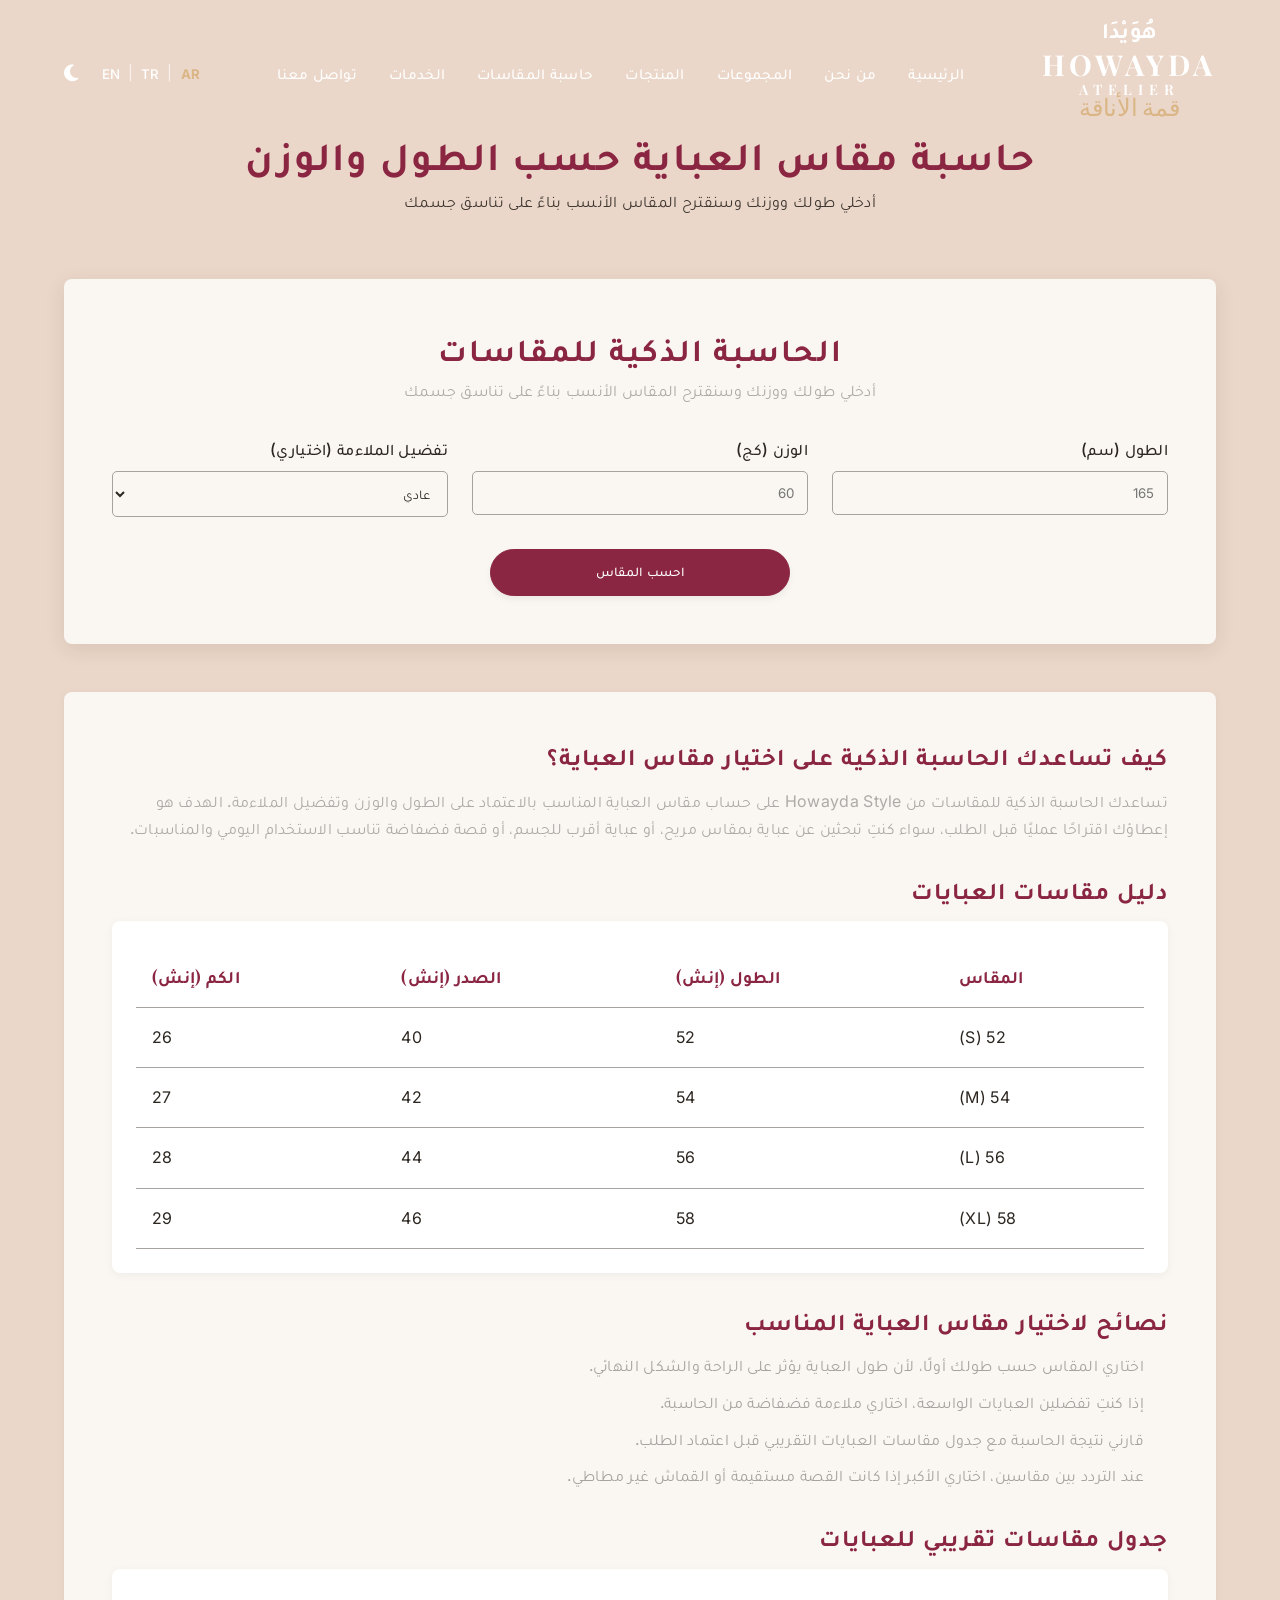
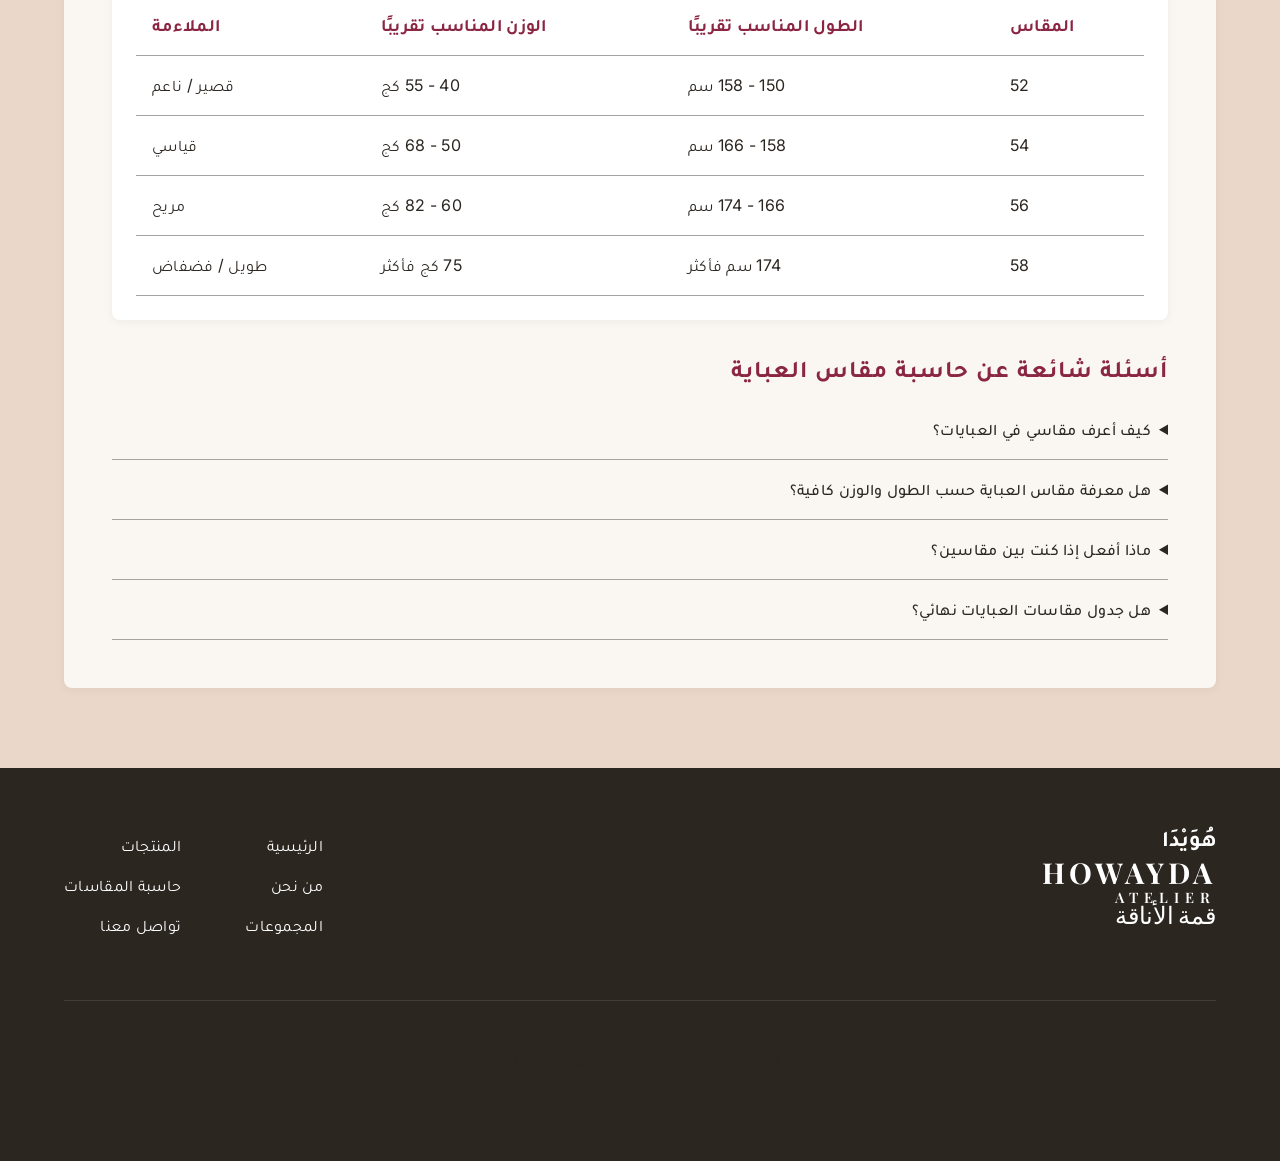
<file: abaya-size-calculator.html>
<!DOCTYPE html>
<html lang="ar" dir="rtl">

<head>
    <meta charset="UTF-8" />
    <meta name="viewport" content="width=device-width, initial-scale=1.0">
    <title>حاسبة مقاس العباية حسب الطول والوزن | Howayda Style</title>
    <meta name="description"
        content="اكتشفي مقاس العباية المناسب لكِ حسب الطول والوزن باستخدام الحاسبة الذكية للمقاسات من Howayda Style مع دليل مقاسات وجدول ونصائح اختيار العباية.">
    <meta name="robots" content="index, follow">
    <link rel="canonical" href="https://howayda-stayl.netlify.app/abaya-size-calculator">

    <meta property="og:type" content="website">
    <meta property="og:locale" content="ar_AR">
    <meta property="og:site_name" content="Howayda Style">
    <meta property="og:title" content="حاسبة مقاس العباية حسب الطول والوزن | Howayda Style">
    <meta property="og:description"
        content="احسبي مقاس العباية المناسب لكِ حسب الطول والوزن وتفضيل الملاءمة باستخدام الحاسبة الذكية للمقاسات.">
    <meta property="og:url" content="https://howayda-stayl.netlify.app/abaya-size-calculator">
    <meta property="og:image" content="https://howayda-stayl.netlify.app/images/hero_abaya.png">

    <script type="application/ld+json">
    {
        "@context": "https://schema.org",
        "@type": "FAQPage",
        "mainEntity": [
            {
                "@type": "Question",
                "name": "كيف أعرف مقاسي في العبايات؟",
                "acceptedAnswer": {
                    "@type": "Answer",
                    "text": "يمكنك معرفة مقاس العباية المناسب بإدخال الطول والوزن وتفضيل الملاءمة في الحاسبة الذكية، ثم مقارنة النتيجة مع جدول المقاسات التقريبي."
                }
            },
            {
                "@type": "Question",
                "name": "هل حاسبة مقاس العباية تعتمد على الطول والوزن؟",
                "acceptedAnswer": {
                    "@type": "Answer",
                    "text": "نعم، تعتمد الحاسبة على الطول والوزن وتفضيلك للعباية العادية أو الملمومة قليلاً أو الفضفاضة."
                }
            },
            {
                "@type": "Question",
                "name": "ماذا أفعل إذا كنت بين مقاسين؟",
                "acceptedAnswer": {
                    "@type": "Answer",
                    "text": "اختاري المقاس الأكبر إذا كنتِ تفضلين الراحة أو القصة الفضفاضة، واختاري المقاس الأصغر إذا كنتِ تفضلين ملاءمة أقرب للجسم."
                }
            },
            {
                "@type": "Question",
                "name": "هل جدول مقاسات العبايات نهائي؟",
                "acceptedAnswer": {
                    "@type": "Answer",
                    "text": "الجدول تقريبي ويساعدك على اختيار المقاس الأقرب، وقد يختلف الاختيار حسب القصة والقماش وتفضيلك للراحة."
                }
            }
        ]
    }
    </script>

    <!-- Google Fonts -->
    <link rel="preconnect" href="https://fonts.googleapis.com">
    <link rel="preconnect" href="https://fonts.gstatic.com" crossorigin>
    <link
        href="https://fonts.googleapis.com/css2?family=Playfair+Display:ital,wght@0,400;0,600;0,700;1,400&family=Great+Vibes&family=Inter:wght@300;400;500;600&family=Tajawal:wght@300;400;500;700&display=swap"
        rel="stylesheet">

    <!-- CSS -->
    <link rel="stylesheet" href="css/style.css">

    <!-- Font Awesome for Icons -->
    <link rel="stylesheet" href="https://cdnjs.cloudflare.com/ajax/libs/font-awesome/6.4.0/css/all.min.css">
    <style>
        .calc-result.hidden {
            display: none !important;
        }
    </style>
</head>

<body>
    <!-- Navbar -->
    <nav class="navbar scrolled">
        <div class="nav-container">
            <a href="index.html" class="logo text-logo">
                <div class="logo-ar">هُوَيْدَا</div>
                <div class="logo-en">HOWAYDA</div>
                <div class="logo-atelier">ATELIER</div>
                <div class="logo-slogan" data-key="logoSubtitle">قمة الأناقة</div>
            </a>
            <ul class="nav-links">
                <li><a href="index.html#home" data-key="navHome">الرئيسية</a></li>
                <li><a href="index.html#about" data-key="navAbout">من نحن</a></li>
                <li><a href="index.html#collections" data-key="navCollections">المجموعات</a></li>
                <li><a href="products.html" data-key="navProducts">المنتجات</a></li>
                <li><a href="abaya-size-calculator.html" data-key="navCalculator" class="active">حاسبة المقاسات</a></li>
                <li><a href="index.html#services" data-key="navServices">الخدمات</a></li>
                <li><a href="index.html#contact" data-key="navContact">تواصل معنا</a></li>
            </ul>
            <div class="nav-actions">
                <div class="lang-switcher">
                    <button id="lang-ar" class="lang-btn active">AR</button>
                    <span class="lang-sep">|</span>
                    <button id="lang-tr" class="lang-btn">TR</button>
                    <span class="lang-sep">|</span>
                    <button id="lang-en" class="lang-btn">EN</button>
                </div>
                <button id="theme-toggle" aria-label="Toggle Dark Mode">
                    <i class="fa-solid fa-moon"></i>
                </button>
                <div class="hamburger">
                    <i class="fa-solid fa-bars"></i>
                </div>
            </div>
        </div>
    </nav>

    <main>
        <section id="calculator" class="size-guide section bg-secondary" style="padding-top: 8rem;">
            <div class="container">
                <div class="section-header fade-in-up">
                    <h1 class="section-title" data-key="calcPageTitle">حاسبة مقاس العباية حسب الطول والوزن</h1>
                    <p data-key="calcDesc">أدخلي طولك ووزنك وسنقترح المقاس الأنسب بناءً على تناسق جسمك</p>
                </div>

                <div class="smart-size-calculator fade-in-up"
                    style="background: var(--bg-primary); padding: 3rem; border-radius: var(--border-radius); box-shadow: var(--shadow-md);">
                    <div class="section-header" style="margin-bottom: 2rem;">
                        <h2 data-key="calcTitle"
                            style="color: var(--brand-color); margin-bottom: 0.5rem; font-family: var(--font-heading); font-size: 2rem;">
                            الحاسبة الذكية للمقاسات</h2>
                        <p data-key="calcDesc" style="color: var(--text-secondary);">أدخلي طولك ووزنك وسنقترح المقاس الأنسب
                            بناءً على تناسق جسمك</p>
                    </div>
                    <div class="calc-grid"
                        style="display: grid; grid-template-columns: repeat(auto-fit, minmax(200px, 1fr)); gap: 1.5rem; margin-bottom: 2rem;">
                        <div class="form-group" style="margin-bottom: 0;">
                            <label for="calc-height" data-key="calcHeight"
                                style="display: block; margin-bottom: 0.5rem; font-weight: 500;">الطول (سم)</label>
                            <input type="number" id="calc-height" placeholder="165" min="140" max="200" required
                                inputmode="decimal" autocomplete="off" aria-describedby="calc-error"
                                style="width: 100%; padding: 0.8rem; border: 1px solid var(--text-secondary); border-radius: 5px; background: transparent; color: var(--text-primary); font-family: var(--font-body);">
                        </div>
                        <div class="form-group" style="margin-bottom: 0;">
                            <label for="calc-weight" data-key="calcWeight"
                                style="display: block; margin-bottom: 0.5rem; font-weight: 500;">الوزن (كج)</label>
                            <input type="number" id="calc-weight" placeholder="60" min="40" max="150" required
                                inputmode="decimal" autocomplete="off" aria-describedby="calc-error"
                                style="width: 100%; padding: 0.8rem; border: 1px solid var(--text-secondary); border-radius: 5px; background: transparent; color: var(--text-primary); font-family: var(--font-body);">
                        </div>
                        <div class="form-group" style="margin-bottom: 0;">
                            <label for="calc-pref" data-key="calcPref"
                                style="display: block; margin-bottom: 0.5rem; font-weight: 500;">تفضيل الملاءمة
                                (اختياري)</label>
                            <select id="calc-pref"
                                style="width: 100%; padding: 0.8rem; border: 1px solid var(--text-secondary); border-radius: 5px; background: transparent; color: var(--text-primary); font-family: var(--font-body);">
                                <option value="normal" data-key="prefNormal">عادي</option>
                                <option value="tight" data-key="prefTight">ملموم قليلاً</option>
                                <option value="loose" data-key="prefLoose">فضفاض جداً</option>
                            </select>
                        </div>
                    </div>
                    <button id="calc-btn" class="btn btn-primary btn-block" data-key="calcBtn"
                        aria-controls="calc-result" style="max-width: 300px; margin: 0 auto; display: block;">احسب المقاس</button>
                    <p id="calc-error" data-key="calcError" role="alert" aria-live="polite"
                        style="display: none; margin: 1rem 0 0; color: var(--brand-color); text-align: center;">
                        من فضلك أدخلي الطول والوزن أولًا.
                    </p>

                    <div id="calc-result" class="calc-result hidden"
                        aria-live="polite" aria-hidden="true"
                        style="margin-top: 2rem; padding: 2rem; background: var(--bg-secondary); border-radius: 8px; text-align: center; transition: all 0.3s ease;">
                        <h3 style="font-size: 1.5rem; margin-bottom: 1rem; color: var(--brand-color);" id="res-size"></h3>
                        <p id="res-desc" style="margin-bottom: 1.5rem;"></p>
                        <span id="res-fit" class="badge"
                            style="background: var(--accent-gold); color: var(--bg-primary); padding: 0.5rem 1rem; border-radius: 20px; font-weight: 500;"></span>
                    </div>
                </div>

                <div class="size-seo-content fade-in-up" aria-labelledby="abaya-size-calculator-guide">
                    <div class="seo-content-block">
                        <h3 id="abaya-size-calculator-guide" data-key="seoIntroTitle">كيف تساعدك الحاسبة الذكية على اختيار مقاس العباية؟</h3>
                        <p data-key="seoIntroText">
                            تساعدك الحاسبة الذكية للمقاسات من Howayda Style على حساب مقاس العباية المناسب
                            بالاعتماد على الطول والوزن وتفضيل الملاءمة. الهدف هو إعطاؤك اقتراحًا عمليًا
                            قبل الطلب، سواء كنتِ تبحثين عن عباية بمقاس مريح، أو عباية أقرب للجسم، أو قصة
                            فضفاضة تناسب الاستخدام اليومي والمناسبات.
                        </p>
                    </div>

                    <div class="seo-content-block">
                        <h3 data-key="seoSizeGuideTitle">دليل مقاسات العبايات</h3>
                        <div class="table-container compact-size-table">
                            <table class="size-table">
                                <thead>
                                    <tr>
                                        <th data-key="thSize">المقاس</th>
                                        <th data-key="thLength">الطول (إنش)</th>
                                        <th data-key="thBust">الصدر (إنش)</th>
                                        <th data-key="thSleeve">الكم (إنش)</th>
                                    </tr>
                                </thead>
                                <tbody>
                                    <tr>
                                        <td>52 (S)</td>
                                        <td>52</td>
                                        <td>40</td>
                                        <td>26</td>
                                    </tr>
                                    <tr>
                                        <td>54 (M)</td>
                                        <td>54</td>
                                        <td>42</td>
                                        <td>27</td>
                                    </tr>
                                    <tr>
                                        <td>56 (L)</td>
                                        <td>56</td>
                                        <td>44</td>
                                        <td>28</td>
                                    </tr>
                                    <tr>
                                        <td>58 (XL)</td>
                                        <td>58</td>
                                        <td>46</td>
                                        <td>29</td>
                                    </tr>
                                </tbody>
                            </table>
                        </div>
                    </div>

                    <div class="seo-content-block">
                        <h3 data-key="seoTipsTitle">نصائح لاختيار مقاس العباية المناسب</h3>
                        <ul class="seo-tips-list">
                            <li data-key="seoTip1">اختاري المقاس حسب طولك أولًا، لأن طول العباية يؤثر على الراحة والشكل النهائي.</li>
                            <li data-key="seoTip2">إذا كنتِ تفضلين العبايات الواسعة، اختاري ملاءمة فضفاضة من الحاسبة.</li>
                            <li data-key="seoTip3">قارني نتيجة الحاسبة مع جدول مقاسات العبايات التقريبي قبل اعتماد الطلب.</li>
                            <li data-key="seoTip4">عند التردد بين مقاسين، اختاري الأكبر إذا كانت القصة مستقيمة أو القماش غير مطاطي.</li>
                        </ul>
                    </div>

                    <div class="seo-content-block">
                        <h3 data-key="seoApproxTitle">جدول مقاسات تقريبي للعبايات</h3>
                        <div class="table-container compact-size-table">
                            <table class="size-table">
                                <thead>
                                    <tr>
                                        <th data-key="approxSizeHeader">المقاس</th>
                                        <th data-key="approxHeightHeader">الطول المناسب تقريبًا</th>
                                        <th data-key="approxWeightHeader">الوزن المناسب تقريبًا</th>
                                        <th data-key="approxFitHeader">الملاءمة</th>
                                    </tr>
                                </thead>
                                <tbody>
                                    <tr>
                                        <td>52</td>
                                        <td data-key="approxHeight52">150 - 158 سم</td>
                                        <td data-key="approxWeight52">40 - 55 كج</td>
                                        <td data-key="approxFit52">قصير / ناعم</td>
                                    </tr>
                                    <tr>
                                        <td>54</td>
                                        <td data-key="approxHeight54">158 - 166 سم</td>
                                        <td data-key="approxWeight54">50 - 68 كج</td>
                                        <td data-key="approxFit54">قياسي</td>
                                    </tr>
                                    <tr>
                                        <td>56</td>
                                        <td data-key="approxHeight56">166 - 174 سم</td>
                                        <td data-key="approxWeight56">60 - 82 كج</td>
                                        <td data-key="approxFit56">مريح</td>
                                    </tr>
                                    <tr>
                                        <td>58</td>
                                        <td data-key="approxHeight58">174 سم فأكثر</td>
                                        <td data-key="approxWeight58">75 كج فأكثر</td>
                                        <td data-key="approxFit58">طويل / فضفاض</td>
                                    </tr>
                                </tbody>
                            </table>
                        </div>
                    </div>

                    <div class="seo-content-block">
                        <h3 data-key="faqSectionTitle">أسئلة شائعة عن حاسبة مقاس العباية</h3>
                        <div class="size-faq-list">
                            <details>
                                <summary data-key="faqQ1">كيف أعرف مقاسي في العبايات؟</summary>
                                <p data-key="faqA1">أدخلي طولك ووزنك في الحاسبة، ثم اختاري تفضيل الملاءمة لتحصلي على مقاس مقترح.</p>
                            </details>
                            <details>
                                <summary data-key="faqQ2">هل معرفة مقاس العباية حسب الطول والوزن كافية؟</summary>
                                <p data-key="faqA2">هي نقطة بداية ممتازة، لكن القصة والقماش وتفضيلك للوسع قد تؤثر على القرار النهائي.</p>
                            </details>
                            <details>
                                <summary data-key="faqQ3">ماذا أفعل إذا كنت بين مقاسين؟</summary>
                                <p data-key="faqA3">اختاري المقاس الأكبر إذا كنتِ تفضلين الراحة أو العباية الفضفاضة، واختاري الأصغر إذا كنتِ تحبين الملاءمة الأقرب للجسم.</p>
                            </details>
                            <details>
                                <summary data-key="faqQ4">هل جدول مقاسات العبايات نهائي؟</summary>
                                <p data-key="faqA4">الجدول تقريبي ويساعدك على اختيار المقاس الأقرب، وقد يختلف الاختيار حسب القصة والقماش وتفضيلك للراحة.</p>
                            </details>
                        </div>
                    </div>
                </div>
            </div>
        </section>
    </main>

    <!-- Footer -->
    <footer class="footer">
        <div class="container">
            <div class="footer-content">
                <div class="footer-brand text-logo" style="align-items: flex-start; color: var(--white);">
                    <div class="logo-ar" style="color: var(--white);">هُوَيْدَا</div>
                    <div class="logo-en" style="color: var(--white);">HOWAYDA</div>
                    <div class="logo-atelier" style="color: var(--white);">ATELIER</div>
                    <div class="logo-slogan" data-key="logoSubtitle" style="color: var(--white);">قمة الأناقة</div>
                </div>
                <div class="footer-links">
                    <ul>
                        <li><a href="index.html#home" data-key="navHome">الرئيسية</a></li>
                        <li><a href="index.html#about" data-key="navAbout">من نحن</a></li>
                        <li><a href="index.html#collections" data-key="navCollections">المجموعات</a></li>
                    </ul>
                    <ul>
                        <li><a href="products.html" data-key="navProducts">المنتجات</a></li>
                        <li><a href="abaya-size-calculator.html" data-key="navCalculator">حاسبة المقاسات</a></li>
                        <li><a href="index.html#contact" data-key="navContact">تواصل معنا</a></li>
                    </ul>
                </div>
                <a href="#calculator" class="back-to-top" aria-label="Back to Top">
                    <i class="fa-solid fa-chevron-up"></i>
                </a>
            </div>
            <div class="footer-bottom">
                <p data-key="footerRights">&copy; 2026 هويدا أتيليه. جميع الحقوق محفوظة.</p>
                <p data-key="footerCredit" style="margin-top: 0.35rem; font-size: 0.85rem; opacity: 0.78;">تم التصميم والتطوير بواسطة <a href="https://www.instagram.com/bestemarketingcom/" target="_blank" rel="noopener noreferrer" style="color: inherit; text-decoration: underline; text-underline-offset: 3px;">فريق بست</a></p>
            </div>
        </div>
    </footer>

    <!-- JS -->
    <script src="js/config.js"></script>
    <script src="js/sync-engine.js"></script>
    <script src="js/script.js"></script>
    <script>
        document.addEventListener('DOMContentLoaded', () => {
            const calcBtn = document.getElementById('calc-btn');
            const heightInput = document.getElementById('calc-height');
            const weightInput = document.getElementById('calc-weight');
            const errorEl = document.getElementById('calc-error');
            const resultEl = document.getElementById('calc-result');

            if (!calcBtn || !heightInput || !weightInput || !errorEl || !resultEl) return;

            const clearError = () => {
                errorEl.style.display = 'none';
                heightInput.removeAttribute('aria-invalid');
                weightInput.removeAttribute('aria-invalid');
            };

            calcBtn.addEventListener('click', () => {
                const hasHeight = heightInput.value.trim() !== '';
                const hasWeight = weightInput.value.trim() !== '';

                if (!hasHeight || !hasWeight) {
                    errorEl.style.display = 'block';
                    heightInput.setAttribute('aria-invalid', String(!hasHeight));
                    weightInput.setAttribute('aria-invalid', String(!hasWeight));
                    resultEl.classList.add('hidden');
                    resultEl.setAttribute('aria-hidden', 'true');
                    return;
                }

                clearError();
                resultEl.setAttribute('aria-hidden', String(resultEl.classList.contains('hidden')));
            });

            [heightInput, weightInput].forEach(input => {
                input.addEventListener('input', clearError);
            });
        });
    </script>
</body>

</html>
</file>
<file: css/style.css>
/* --- CSS VARIABLES (Brand Palette & Theming) --- */
:root {
    /* Colors */
    --bg-primary: #FAF7F2;      /* Turkish Ivory */
    --bg-secondary: #EBD7C9;    /* Soft Desert Rose */
    --text-primary: #2C2621;    /* Ottoman Black Espresso */
    --text-secondary: #A6A29F;  /* Istanbul Stone Gray */
    --accent-gold: #DAB686;     /* Aged Bosphorus Gold */
    --brand-color: #8A2542;     /* Deep Berry (Primary Brand) */
    
    --white: #ffffff;
    --black: #000000;
    
    /* Typography */
    --font-heading: 'Playfair Display', 'Tajawal', serif;
    --font-script: 'Great Vibes', cursive;
    --font-body: 'Inter', 'Tajawal', sans-serif;
    
    /* Spacing & Layout */
    --section-padding: 5rem 0;
    --border-radius: 8px;
    --transition: all 0.3s ease;
    
    /* Shadows */
    --shadow-sm: 0 2px 10px rgba(44, 38, 33, 0.05);
    --shadow-md: 0 5px 20px rgba(44, 38, 33, 0.1);
    --shadow-lg: 0 10px 30px rgba(44, 38, 33, 0.15);
}

/* Dark Theme Overrides */
[data-theme="dark"] {
    --bg-primary: #2C2621;
    --bg-secondary: #1E1916;
    --text-primary: #FAF7F2;
    --text-secondary: #DAB686;
    --accent-gold: #DAB686;
    --brand-color: #9B2D4F;
    
    --shadow-sm: 0 2px 10px rgba(0, 0, 0, 0.3);
    --shadow-md: 0 5px 20px rgba(0, 0, 0, 0.4);
    --shadow-lg: 0 10px 30px rgba(0, 0, 0, 0.5);
}

/* Language specific font overrides */
[lang="tr"], [lang="en"] {
    --font-heading: 'Playfair Display', serif;
    --font-body: 'Inter', sans-serif;
}

/* --- RESET & GLOBAL STYLES --- */
* {
    margin: 0;
    padding: 0;
    box-sizing: border-box;
}

html {
    scroll-behavior: smooth;
    overflow-x: hidden;
}

body {
    font-family: var(--font-body);
    font-weight: 400;
    background-color: var(--bg-primary);
    color: var(--text-primary);
    line-height: 1.7; /* Enhanced readability */
    letter-spacing: 0.3px; /* Enhanced readability */
    transition: background-color 0.4s ease, color 0.4s ease;
    overflow-x: hidden;
}

h1, h2 {
    font-family: var(--font-heading);
    font-weight: 700;
    text-transform: uppercase;
    letter-spacing: 2px;
    margin-bottom: 1rem;
    color: var(--text-primary);
    line-height: 1.3;
}

h3, h4, h5, h6 {
    font-family: var(--font-heading);
    font-weight: 700;
    letter-spacing: 1px;
    margin-bottom: 1rem;
    color: var(--text-primary);
    line-height: 1.3;
}

p {
    margin-bottom: 1rem;
    color: var(--text-primary);
    opacity: 0.9;
}

a {
    text-decoration: none;
    color: inherit;
    transition: var(--transition);
}

img {
    max-width: 100%;
    height: auto;
    display: block;
}

ul {
    list-style: none;
}

.container {
    width: 90%;
    max-width: 1200px;
    margin: 0 auto;
}

.section {
    padding: var(--section-padding);
}

.bg-secondary {
    background-color: var(--bg-secondary);
}

.text-center {
    text-align: center;
}

/* --- TYPOGRAPHY UTILS --- */
.section-title {
    font-size: 2.5rem;
    color: var(--brand-color);
    margin-bottom: 0.5rem;
}

[data-theme="dark"] .section-title {
    color: var(--accent-gold);
}

.section-subtitle {
    font-family: var(--font-script);
    font-size: 2.2rem;
    color: var(--accent-gold);
    font-weight: 400;
    margin-bottom: 2rem;
    text-transform: none;
    letter-spacing: normal;
}

.section-header {
    text-align: center;
    margin-bottom: 4rem;
}

/* --- BUTTONS --- */
.btn {
    display: inline-block;
    padding: 0.8rem 2rem;
    border-radius: 30px;
    font-weight: 500;
    font-family: var(--font-body);
    cursor: pointer;
    border: 1px solid rgba(0, 0, 0, 0.1);
    text-align: center;
    transition: all 0.4s cubic-bezier(0.25, 0.8, 0.25, 1);
    backdrop-filter: blur(10px);
    -webkit-backdrop-filter: blur(10px);
    box-shadow: 0 4px 6px rgba(0, 0, 0, 0.05);
    position: relative;
    overflow: hidden;
}

[data-theme="dark"] .btn {
    border: 1px solid rgba(255, 255, 255, 0.2);
}

.btn:hover {
    transform: translateY(-3px);
    box-shadow: 0 10px 20px rgba(0, 0, 0, 0.1), 0 0 15px rgba(138, 37, 66, 0.3);
}

.btn-primary {
    background-color: var(--brand-color);
    color: var(--white);
    border: 1px solid var(--brand-color);
}

.btn-primary:hover {
    background-color: transparent;
    color: var(--brand-color);
}

[data-theme="dark"] .btn-primary:hover {
    color: var(--accent-gold);
    border-color: var(--accent-gold);
}

.btn-secondary {
    background-color: transparent;
    color: var(--white);
    border: 1px solid var(--white);
}

.btn-secondary:hover {
    background-color: var(--white);
    color: var(--text-primary);
}

.btn-outline {
    background-color: transparent;
    color: var(--text-primary);
    border: 1px solid var(--text-primary);
}

.btn-outline:hover {
    background-color: var(--text-primary);
    color: var(--bg-primary);
}

.btn-whatsapp {
    background-color: #25D366;
    color: var(--white);
    border-radius: 5px;
    padding: 0.6rem 1.5rem;
    font-size: 0.9rem;
    display: inline-flex;
    align-items: center;
    gap: 0.5rem;
}

.btn-whatsapp i {
    margin-inline-end: 0.3rem;
}

.btn-whatsapp:hover {
    background-color: #128C7E;
    transform: translateY(-2px);
}

.btn-link {
    color: var(--brand-color);
    font-weight: 600;
    display: inline-flex;
    align-items: center;
    gap: 0.5rem;
    padding: 0;
}

[data-theme="dark"] .btn-link {
    color: var(--accent-gold);
}

.btn-link:hover {
    gap: 0.8rem;
}

.btn-block {
    display: block;
    width: 100%;
}

/* --- NAVBAR --- */
.navbar {
    position: fixed;
    top: 0;
    left: 0;
    width: 100%;
    padding: 1.5rem 0;
    z-index: 1000;
    transition: var(--transition);
    background-color: transparent;
}

.navbar.scrolled {
    background-color: var(--bg-primary);
    box-shadow: var(--shadow-md);
    padding: 1rem 0;
}

.nav-container {
    width: 90%;
    max-width: 1200px;
    margin: 0 auto;
    display: flex;
    justify-content: space-between;
    align-items: center;
}

.logo {
    display: flex;
    flex-direction: column;
    align-items: center;
    color: var(--white);
}

.text-logo {
    display: flex;
    flex-direction: column;
    align-items: center;
    text-align: center;
    text-decoration: none;
}

.text-logo .logo-ar {
    font-family: 'Tajawal', sans-serif;
    font-size: 1.4rem;
    font-weight: 700;
    line-height: 1;
    margin-bottom: 0.2rem;
}

.text-logo .logo-en {
    font-family: var(--font-heading);
    font-size: 1.8rem;
    font-weight: 700;
    letter-spacing: 4px;
    line-height: 1;
}

.text-logo .logo-atelier {
    font-family: var(--font-heading);
    font-size: 0.9rem;
    font-weight: 600;
    letter-spacing: 6px;
    line-height: 1;
    margin-top: 0.2rem;
    margin-bottom: 0.2rem;
}

.text-logo .logo-slogan {
    font-family: var(--font-script);
    font-size: 1.5rem;
    color: var(--accent-gold);
    font-weight: 400;
    line-height: 1;
    text-transform: none;
    letter-spacing: normal;
}

.navbar.scrolled .text-logo,
.navbar.scrolled .text-logo .logo-ar,
.navbar.scrolled .text-logo .logo-en,
.navbar.scrolled .text-logo .logo-atelier {
    color: var(--text-primary);
}

[data-theme="dark"] .navbar.scrolled .text-logo,
[data-theme="dark"] .navbar.scrolled .text-logo .logo-ar,
[data-theme="dark"] .navbar.scrolled .text-logo .logo-en,
[data-theme="dark"] .navbar.scrolled .text-logo .logo-atelier {
    color: var(--white);
}

.nav-logo-img {
    height: 60px;
    width: auto;
    object-fit: contain;
    transition: opacity 0.3s ease, filter 0.3s ease;
}

.nav-logo-img:hover {
    opacity: 0.8;
}

/* Invert the white logo when navbar background becomes light */
.navbar.scrolled .nav-logo-img {
    filter: invert(1);
}

[data-theme="dark"] .navbar.scrolled .nav-logo-img {
    filter: invert(0); /* Keep it white in dark mode */
}

.nav-links {
    display: flex;
    gap: 2rem;
}

.nav-links a {
    color: var(--white);
    font-weight: 500;
    font-size: 0.95rem;
    position: relative;
}

.navbar.scrolled .nav-links a {
    color: var(--text-primary);
}

.nav-links a::after {
    content: '';
    position: absolute;
    bottom: -5px;
    left: 0;
    width: 0;
    height: 2px;
    background-color: var(--accent-gold);
    transition: var(--transition);
}

.nav-links a:hover::after {
    width: 100%;
}

.nav-actions {
    display: flex;
    align-items: center;
    gap: 1.5rem;
}

/* --- LANGUAGE SWITCHER --- */
.lang-switcher {
    display: flex;
    align-items: center;
    gap: 0.5rem;
    font-size: 0.9rem;
}

.lang-btn {
    background: none;
    border: none;
    color: var(--white);
    cursor: pointer;
    font-family: var(--font-body);
    font-weight: 500;
    transition: var(--transition);
}

.lang-btn.active {
    font-weight: 700;
    color: var(--accent-gold);
}

.navbar.scrolled .lang-btn {
    color: var(--text-primary);
}

.navbar.scrolled .lang-btn.active {
    color: var(--brand-color);
}

[data-theme="dark"] .navbar.scrolled .lang-btn.active {
    color: var(--accent-gold);
}

.lang-sep {
    color: var(--white);
    opacity: 0.7;
}

.navbar.scrolled .lang-sep {
    color: var(--text-primary);
}

#theme-toggle {
    background: none;
    border: none;
    color: var(--white);
    font-size: 1.2rem;
    cursor: pointer;
    transition: var(--transition);
}

.navbar.scrolled #theme-toggle {
    color: var(--text-primary);
}

#theme-toggle:hover {
    color: var(--accent-gold);
}

.hamburger {
    display: none;
    color: var(--white);
    font-size: 1.5rem;
    cursor: pointer;
}

.navbar.scrolled .hamburger {
    color: var(--text-primary);
}

/* --- HERO SECTION --- */
.hero {
    height: 100vh;
    position: relative;
    display: flex;
    align-items: center;
    justify-content: center;
    text-align: center;
    overflow: hidden;
}

.hero-bg {
    position: absolute;
    top: 0;
    left: 0;
    width: 100%;
    height: 100%;
    object-fit: cover;
    z-index: -2;
}

.hero-overlay {
    position: absolute;
    top: 0;
    left: 0;
    width: 100%;
    height: 100%;
    background: linear-gradient(rgba(44, 38, 33, 0.4), rgba(44, 38, 33, 0.7));
    z-index: -1;
}

.hero-content {
    color: var(--white);
    max-width: 800px;
    padding: 0 20px;
    z-index: 1;
}

.hero-title {
    font-size: 4rem;
    color: var(--white);
    margin-bottom: 1rem;
    line-height: 1.2;
}

.hero-subtitle {
    font-size: 1.2rem;
    margin-bottom: 2.5rem;
    font-weight: 300;
    color: rgba(255, 255, 255, 0.9);
}

.hero-buttons {
    display: flex;
    gap: 1rem;
    justify-content: center;
}

/* --- ABOUT SECTION --- */
.about-grid {
    display: grid;
    grid-template-columns: 1fr 1fr;
    gap: 4rem;
    align-items: center;
}

.about-image {
    position: relative;
    border-radius: var(--border-radius);
    overflow: hidden;
}

.about-image::before {
    content: '';
    position: absolute;
    top: 0;
    left: 0;
    width: 100%;
    height: 100%;
    border: 2px solid var(--accent-gold);
    transform: translate(15px, 15px);
    z-index: -1;
    border-radius: var(--border-radius);
}

.about-image img {
    border-radius: var(--border-radius);
    width: 100%;
    box-shadow: var(--shadow-lg);
}

/* --- VISION SECTION --- */
.vision {
    background-color: var(--brand-color);
    color: var(--white);
    padding: 6rem 0;
    position: relative;
}

[data-theme="dark"] .vision {
    background-color: var(--bg-secondary);
}

.vision-icon {
    font-size: 3rem;
    color: var(--accent-gold);
    margin-bottom: 1.5rem;
    opacity: 0.5;
}

.vision-text {
    font-size: 2.2rem;
    line-height: 1.4;
    color: var(--white);
    max-width: 800px;
    margin: 0 auto;
}

/* --- COLLECTIONS SECTION --- */
.collection-grid {
    display: grid;
    grid-template-columns: repeat(auto-fit, minmax(300px, 1fr));
    gap: 2rem;
}

.collection-card {
    background-color: var(--white);
    border-radius: var(--border-radius);
    overflow: hidden;
    box-shadow: var(--shadow-sm);
    transition: var(--transition);
}

[data-theme="dark"] .collection-card {
    background-color: #25201C;
}

.collection-card:hover {
    transform: translateY(-10px);
    box-shadow: var(--shadow-lg);
}

.card-img-wrapper {
    height: 400px;
    overflow: hidden;
}

.card-img-wrapper img {
    width: 100%;
    height: 100%;
    object-fit: cover;
    transition: transform 0.6s ease;
}

.collection-card:hover .card-img-wrapper img {
    transform: scale(1.05);
}

.collection-info {
    padding: 2rem;
}

.collection-info h3 {
    font-size: 1.5rem;
    margin-bottom: 0.5rem;
}

/* --- PRODUCTS SECTION --- */
.product-grid {
    display: grid;
    grid-template-columns: repeat(auto-fit, minmax(280px, 1fr));
    gap: 2rem;
}

.product-card {
    background-color: var(--white);
    border-radius: var(--border-radius);
    padding: 1rem;
    text-align: center;
    box-shadow: var(--shadow-sm);
    transition: var(--transition);
}

[data-theme="dark"] .product-card {
    background-color: #25201C;
}

.product-card:hover {
    transform: translateY(-5px);
    box-shadow: var(--shadow-md);
}

.product-img {
    height: 350px;
    border-radius: var(--border-radius);
    overflow: hidden;
    margin-bottom: 1.5rem;
}

.product-img img {
    width: 100%;
    height: 100%;
    object-fit: cover;
    transition: transform 0.5s ease;
}

.product-card:hover .product-img img {
    transform: scale(1.05);
}

.product-details h4 {
    font-size: 1.2rem;
    margin-bottom: 0.5rem;
}

.product-desc {
    font-size: 0.9rem;
    color: var(--text-secondary);
    margin-bottom: 1rem;
    height: 40px;
}

/* --- MODEL CARD (Products & Models Page) --- */
.model-card {
    background-color: var(--white);
    border-radius: var(--border-radius);
    padding: 1rem;
    text-align: center;
    box-shadow: var(--shadow-sm);
    transition: var(--transition);
    display: flex;
    flex-direction: column;
}

[data-theme="dark"] .model-card {
    background-color: #25201C;
}

.model-card:hover {
    transform: translateY(-5px);
    box-shadow: var(--shadow-md);
}

.model-image {
    position: relative;
    height: 380px;
    border-radius: var(--border-radius);
    overflow: hidden;
    margin-bottom: 1.5rem;
}

.model-image img {
    transition: transform 0.5s ease;
}

.model-card:hover .model-image img {
    transform: scale(1.05);
}

.category-tag {
    position: absolute;
    top: 1rem;
    right: 1rem;
    background: var(--bg-primary);
    color: var(--text-primary);
    padding: 0.3rem 1rem;
    border-radius: 20px;
    font-size: 0.8rem;
    font-weight: 600;
    z-index: 2;
    box-shadow: var(--shadow-sm);
}

[dir="ltr"] .category-tag {
    right: auto;
    left: 1rem;
}

.model-info {
    flex: 1;
    display: flex;
    flex-direction: column;
}

.model-name {
    font-size: 1.3rem;
    margin-bottom: 0.5rem;
    color: var(--brand-color);
}

[data-theme="dark"] .model-name {
    color: var(--accent-gold);
}

.model-desc {
    font-size: 0.9rem;
    color: var(--text-secondary);
    margin-bottom: 1rem;
    flex: 1;
}

.model-price {
    font-family: var(--font-heading);
    font-size: 1.2rem;
    font-weight: 700;
    margin-bottom: 1.5rem;
}

/* --- SERVICES SECTION --- */
.services-grid {
    display: grid;
    grid-template-columns: repeat(auto-fit, minmax(250px, 1fr));
    gap: 2rem;
}

.service-card {
    background-color: var(--bg-secondary);
    padding: 2.5rem 2rem;
    border-radius: var(--border-radius);
    text-align: center;
    transition: var(--transition);
}

[data-theme="dark"] .service-card {
    background-color: #25201C;
}

.service-card:hover {
    transform: translateY(-5px);
    box-shadow: var(--shadow-md);
}

.service-card i {
    font-size: 2.5rem;
    color: var(--accent-gold);
    margin-bottom: 1.5rem;
}

.service-card h3 {
    margin-bottom: 1rem;
}

/* --- SIZE GUIDE --- */
.table-container {
    overflow-x: auto;
    background-color: var(--white);
    border-radius: var(--border-radius);
    padding: 2rem;
    box-shadow: var(--shadow-sm);
}

[data-theme="dark"] .table-container {
    background-color: #25201C;
}

.size-table {
    width: 100%;
    border-collapse: collapse;
    text-align: left;
}

.size-table th, .size-table td {
    padding: 1rem;
    border-bottom: 1px solid var(--text-secondary);
}

.size-table th {
    font-family: var(--font-heading);
    color: var(--brand-color);
    font-size: 1.1rem;
}

[data-theme="dark"] .size-table th {
    color: var(--accent-gold);
}

.size-seo-content {
    margin-top: 3rem;
    background-color: var(--bg-primary);
    padding: 3rem;
    border-radius: var(--border-radius);
    box-shadow: var(--shadow-sm);
}

.seo-content-block + .seo-content-block {
    margin-top: 2rem;
}

.seo-content-block h3 {
    color: var(--brand-color);
    margin-bottom: 1rem;
    font-size: 1.5rem;
}

[data-theme="dark"] .seo-content-block h3 {
    color: var(--accent-gold);
}

.seo-content-block p,
.seo-tips-list {
    color: var(--text-secondary);
}

.seo-tips-list {
    padding-inline-start: 1.5rem;
}

.seo-tips-list li {
    margin-bottom: 0.6rem;
}

.compact-size-table {
    padding: 1.5rem;
}

.size-faq-list details {
    border-bottom: 1px solid var(--text-secondary);
    padding: 1rem 0;
}

.size-faq-list summary {
    color: var(--text-primary);
    cursor: pointer;
    font-weight: 500;
}

.size-faq-list p {
    margin-top: 0.8rem;
    margin-bottom: 0;
}

/* --- TESTIMONIALS --- */
.testimonials-grid {
    display: grid;
    grid-template-columns: repeat(auto-fit, minmax(300px, 1fr));
    gap: 2rem;
}

.testimonial-card {
    background-color: var(--white);
    padding: 2rem;
    border-radius: var(--border-radius);
    box-shadow: var(--shadow-sm);
    position: relative;
}

[data-theme="dark"] .testimonial-card {
    background-color: #25201C;
}

.stars {
    color: var(--accent-gold);
    margin-bottom: 1rem;
}

.quote {
    font-style: italic;
    margin-bottom: 1.5rem;
}

.client-info h4 {
    margin-bottom: 0;
    color: var(--brand-color);
}

[data-theme="dark"] .client-info h4 {
    color: var(--accent-gold);
}

/* --- CONTACT --- */
.contact-grid {
    display: grid;
    grid-template-columns: 1fr 1.5fr;
    gap: 4rem;
}

.contact-links {
    margin-top: 2rem;
    display: flex;
    flex-direction: column;
    gap: 1rem;
}

.social-link {
    display: inline-flex;
    align-items: center;
    gap: 0.5rem;
    font-weight: 500;
}

.social-link:hover {
    color: var(--brand-color);
}

[data-theme="dark"] .social-link:hover {
    color: var(--accent-gold);
}

.contact-form-wrapper {
    background-color: var(--white);
    padding: 3rem;
    border-radius: var(--border-radius);
    box-shadow: var(--shadow-md);
}

[data-theme="dark"] .contact-form-wrapper {
    background-color: #25201C;
}

.form-group {
    margin-bottom: 1.5rem;
}

.form-group label {
    display: block;
    margin-bottom: 0.5rem;
    font-weight: 500;
}

.form-group input,
.form-group textarea {
    width: 100%;
    padding: 0.8rem;
    border: 1px solid var(--text-secondary);
    border-radius: 5px;
    background-color: transparent;
    color: var(--text-primary);
    font-family: var(--font-body);
}

.form-group input:focus,
.form-group textarea:focus {
    outline: none;
    border-color: var(--brand-color);
}

[data-theme="dark"] .form-group input:focus,
[data-theme="dark"] .form-group textarea:focus {
    border-color: var(--accent-gold);
}

/* --- FOOTER --- */
.footer {
    background-color: var(--text-primary);
    color: var(--white);
    padding: 4rem 0 2rem;
}

[data-theme="dark"] .footer {
    background-color: #1A1613;
}

.footer-content {
    display: flex;
    justify-content: space-between;
    flex-wrap: wrap;
    gap: 2rem;
    margin-bottom: 3rem;
    border-bottom: 1px solid rgba(255,255,255,0.1);
    padding-bottom: 3rem;
}

.footer-brand h2 {
    color: var(--white);
    margin-bottom: 0.5rem;
}

.footer-brand p {
    color: var(--text-secondary);
}

.footer-links {
    display: flex;
    gap: 4rem;
}

.footer-links ul li {
    margin-bottom: 0.8rem;
}

.footer-links a:hover {
    color: var(--accent-gold);
}

.back-to-top {
    position: fixed;
    bottom: 30px;
    right: 30px;
    width: 50px;
    height: 50px;
    background-color: var(--brand-color);
    color: var(--white);
    border-radius: 50%;
    display: flex;
    align-items: center;
    justify-content: center;
    font-size: 1.2rem;
    z-index: 999;
    opacity: 0;
    visibility: hidden;
    transition: all 0.4s cubic-bezier(0.25, 0.8, 0.25, 1);
    box-shadow: var(--shadow-md);
    border: 1px solid rgba(255,255,255,0.2);
    backdrop-filter: blur(10px);
}

.back-to-top.show {
    opacity: 1;
    visibility: visible;
}

.back-to-top:hover {
    transform: translateY(-5px);
    box-shadow: 0 10px 20px rgba(0, 0, 0, 0.2), 0 0 15px rgba(138, 37, 66, 0.5);
}

[dir="rtl"] .back-to-top {
    right: auto;
    left: 30px;
}

.footer-bottom {
    text-align: center;
    color: var(--text-secondary);
    font-size: 0.9rem;
}

/* --- ANIMATIONS & UTILS --- */
.fade-in-up {
    opacity: 0;
    transform: translateY(40px);
    transition: opacity 1s cubic-bezier(0.25, 0.8, 0.25, 1), transform 1s cubic-bezier(0.25, 0.8, 0.25, 1);
}

.fade-in-start {
    opacity: 0;
    transform: translateX(calc(-40px * var(--direction-multiplier, 1)));
    transition: opacity 1s cubic-bezier(0.25, 0.8, 0.25, 1), transform 1s cubic-bezier(0.25, 0.8, 0.25, 1);
}

.fade-in-end {
    opacity: 0;
    transform: translateX(calc(40px * var(--direction-multiplier, 1)));
    transition: opacity 1s cubic-bezier(0.25, 0.8, 0.25, 1), transform 1s cubic-bezier(0.25, 0.8, 0.25, 1);
}

[dir="rtl"] {
    --direction-multiplier: -1;
}

[dir="ltr"] {
    --direction-multiplier: 1;
}

.fade-in-up.visible,
.fade-in-start.visible,
.fade-in-end.visible {
    opacity: 1;
    transform: translate(0);
}

/* --- PRODUCT MODAL --- */
.modal { position: fixed; top: 0; left: 0; width: 100%; height: 100%; z-index: 10000; display: flex; align-items: center; justify-content: center; }
.modal.hidden { display: none !important; }
.modal-overlay { position: absolute; top: 0; left: 0; width: 100%; height: 100%; background: rgba(0,0,0,0.6); backdrop-filter: blur(5px); }
.modal-content { position: relative; background: var(--bg-primary); width: 90%; max-width: 900px; border-radius: var(--border-radius); z-index: 10001; padding: 2.5rem; max-height: 90vh; overflow-y: auto; box-shadow: var(--shadow-lg); }
[data-theme="dark"] .modal-content { background: #25201C; }
.modal-close { position: absolute; top: 1.5rem; right: 1.5rem; background: none; border: none; font-size: 1.5rem; color: var(--text-primary); cursor: pointer; transition: var(--transition); }
.modal-close:hover { color: var(--brand-color); }
[dir="rtl"] .modal-close { right: auto; left: 1.5rem; }
.modal-grid { display: grid; grid-template-columns: 1fr 1fr; gap: 3rem; }
@media (max-width: 768px) { .modal-grid { grid-template-columns: 1fr; gap: 2rem; } }
.modal-images img { width: 100%; border-radius: var(--border-radius); object-fit: cover; aspect-ratio: 3/4; }
.modal-thumbnails { display: flex; gap: 0.8rem; margin-top: 1rem; overflow-x: auto; padding-bottom: 0.5rem; }
.modal-thumbnails img { width: 80px; height: 80px; cursor: pointer; opacity: 0.6; transition: var(--transition); border-radius: 5px; }
.modal-thumbnails img.active, .modal-thumbnails img:hover { opacity: 1; border: 2px solid var(--brand-color); }
.badge { display: inline-block; padding: 0.4rem 1rem; border-radius: 20px; font-size: 0.85rem; font-weight: 600; margin-bottom: 1rem; }
.badge-instock { background: #d4edda; color: #155724; }
.badge-limited { background: #fff3cd; color: #856404; }

/* --- SKELETON LOADER --- */
.skeleton-card { background: var(--bg-secondary); height: 400px; border-radius: var(--border-radius); animation: pulse 1.5s infinite ease-in-out; }
[data-theme="dark"] .skeleton-card { background: #3A332C; }
@keyframes pulse { 0% { opacity: 0.5; } 50% { opacity: 1; } 100% { opacity: 0.5; } }

/* --- FILTERS & GRID FOR PRODUCTS PAGE --- */
.filter-btn { background: transparent; border: 1px solid var(--text-secondary); padding: 0.6rem 2rem; border-radius: 30px; color: var(--text-primary); cursor: pointer; transition: var(--transition); font-family: var(--font-body); font-weight: 500; }
.filter-btn.active, .filter-btn:hover { background: var(--brand-color); color: var(--white); border-color: var(--brand-color); }
[data-theme="dark"] .filter-btn.active, [data-theme="dark"] .filter-btn:hover { background: var(--accent-gold); color: var(--bg-primary); border-color: var(--accent-gold); }
.models-grid { display: grid; grid-template-columns: repeat(auto-fill, minmax(280px, 1fr)); gap: 3rem 2rem; }


/* --- RESPONSIVE DESIGN --- */
@media (max-width: 992px) {
    .about-grid, .contact-grid {
        grid-template-columns: 1fr;
    }
    
    .hero-title {
        font-size: 3rem;
    }
}

@media (max-width: 768px) {
    .nav-links {
        position: absolute;
        top: 100%;
        left: -100%;
        width: 100%;
        background-color: var(--bg-primary);
        flex-direction: column;
        align-items: center;
        padding: 2rem 0;
        transition: var(--transition);
        box-shadow: var(--shadow-md);
    }
    
    .nav-links.active {
        left: 0;
    }
    
    .nav-links a {
        color: var(--text-primary);
    }
    
    .hamburger {
        display: block;
    }
    
    .hero-title {
        font-size: 2.5rem;
    }
    
    .footer-content {
        flex-direction: column;
    }

    .size-seo-content {
        padding: 2rem 1.2rem;
    }

    .compact-size-table {
        padding: 1rem;
    }
}
</file>
